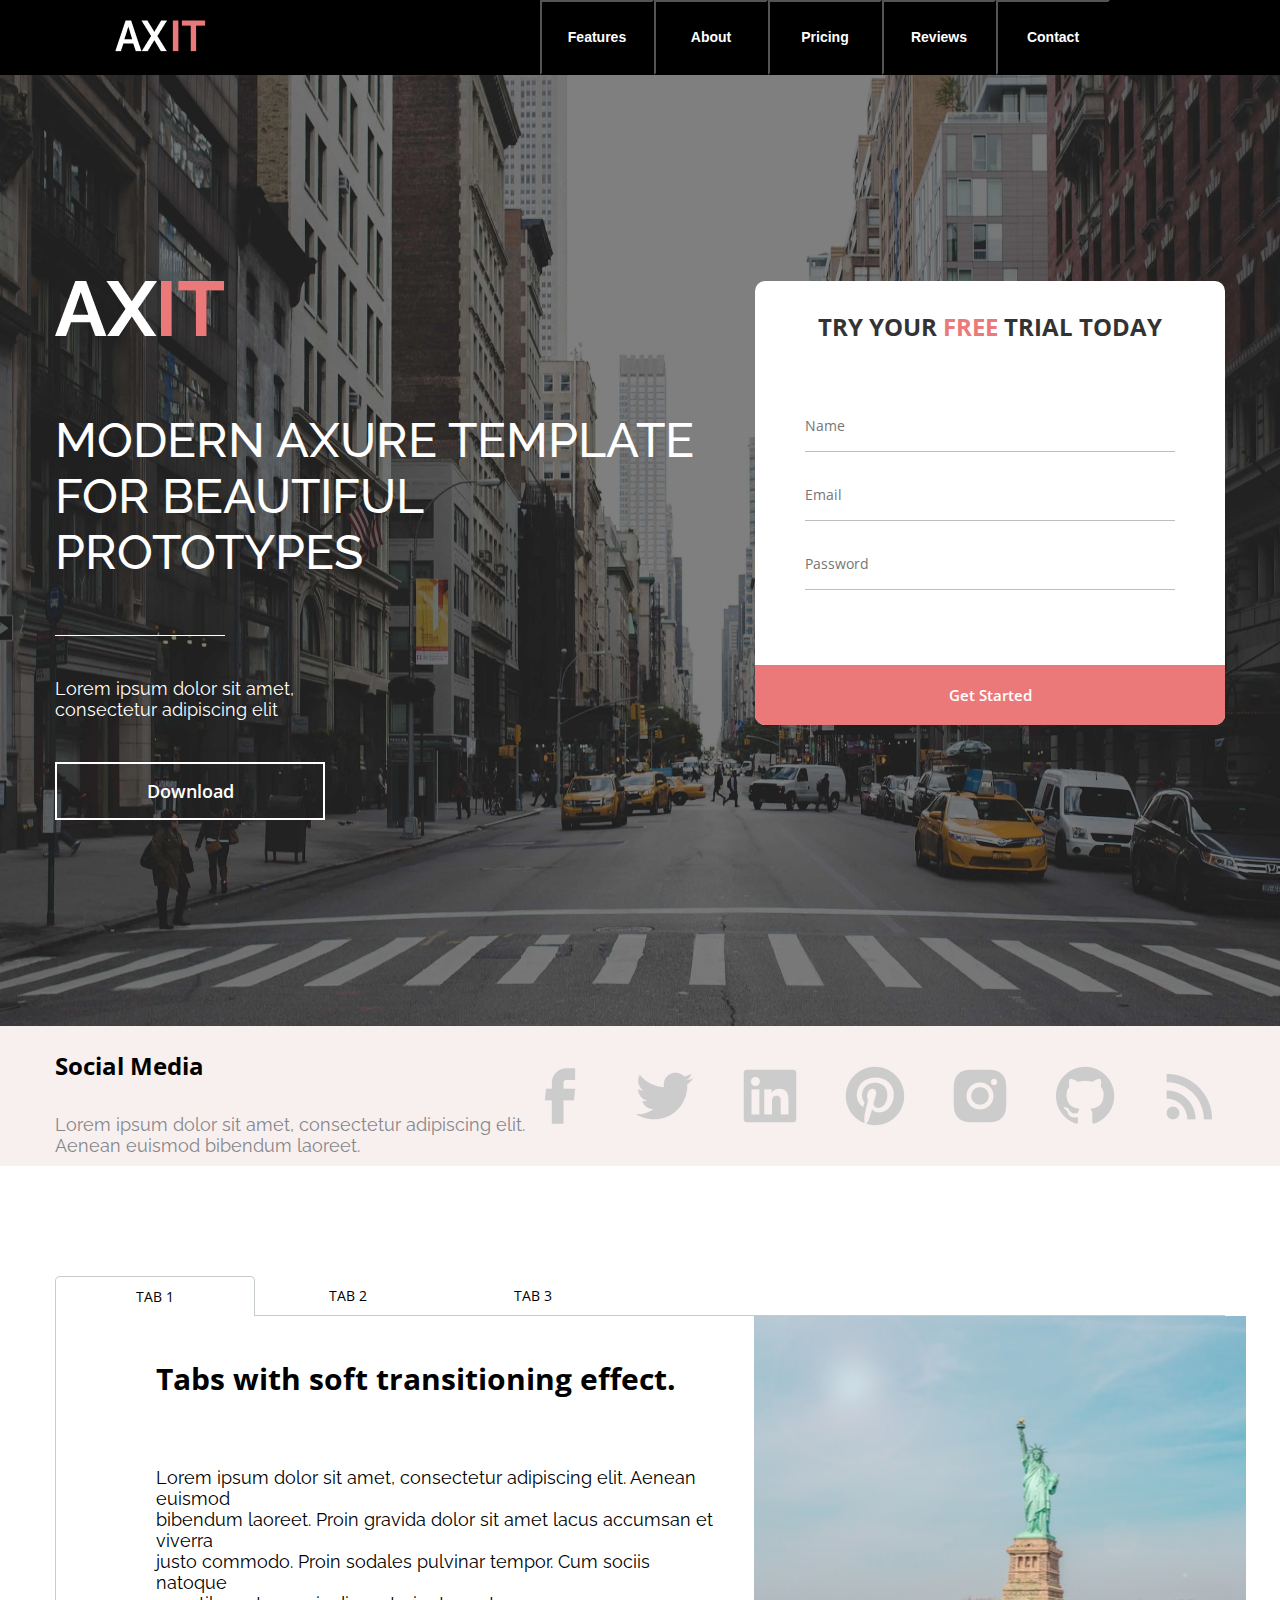
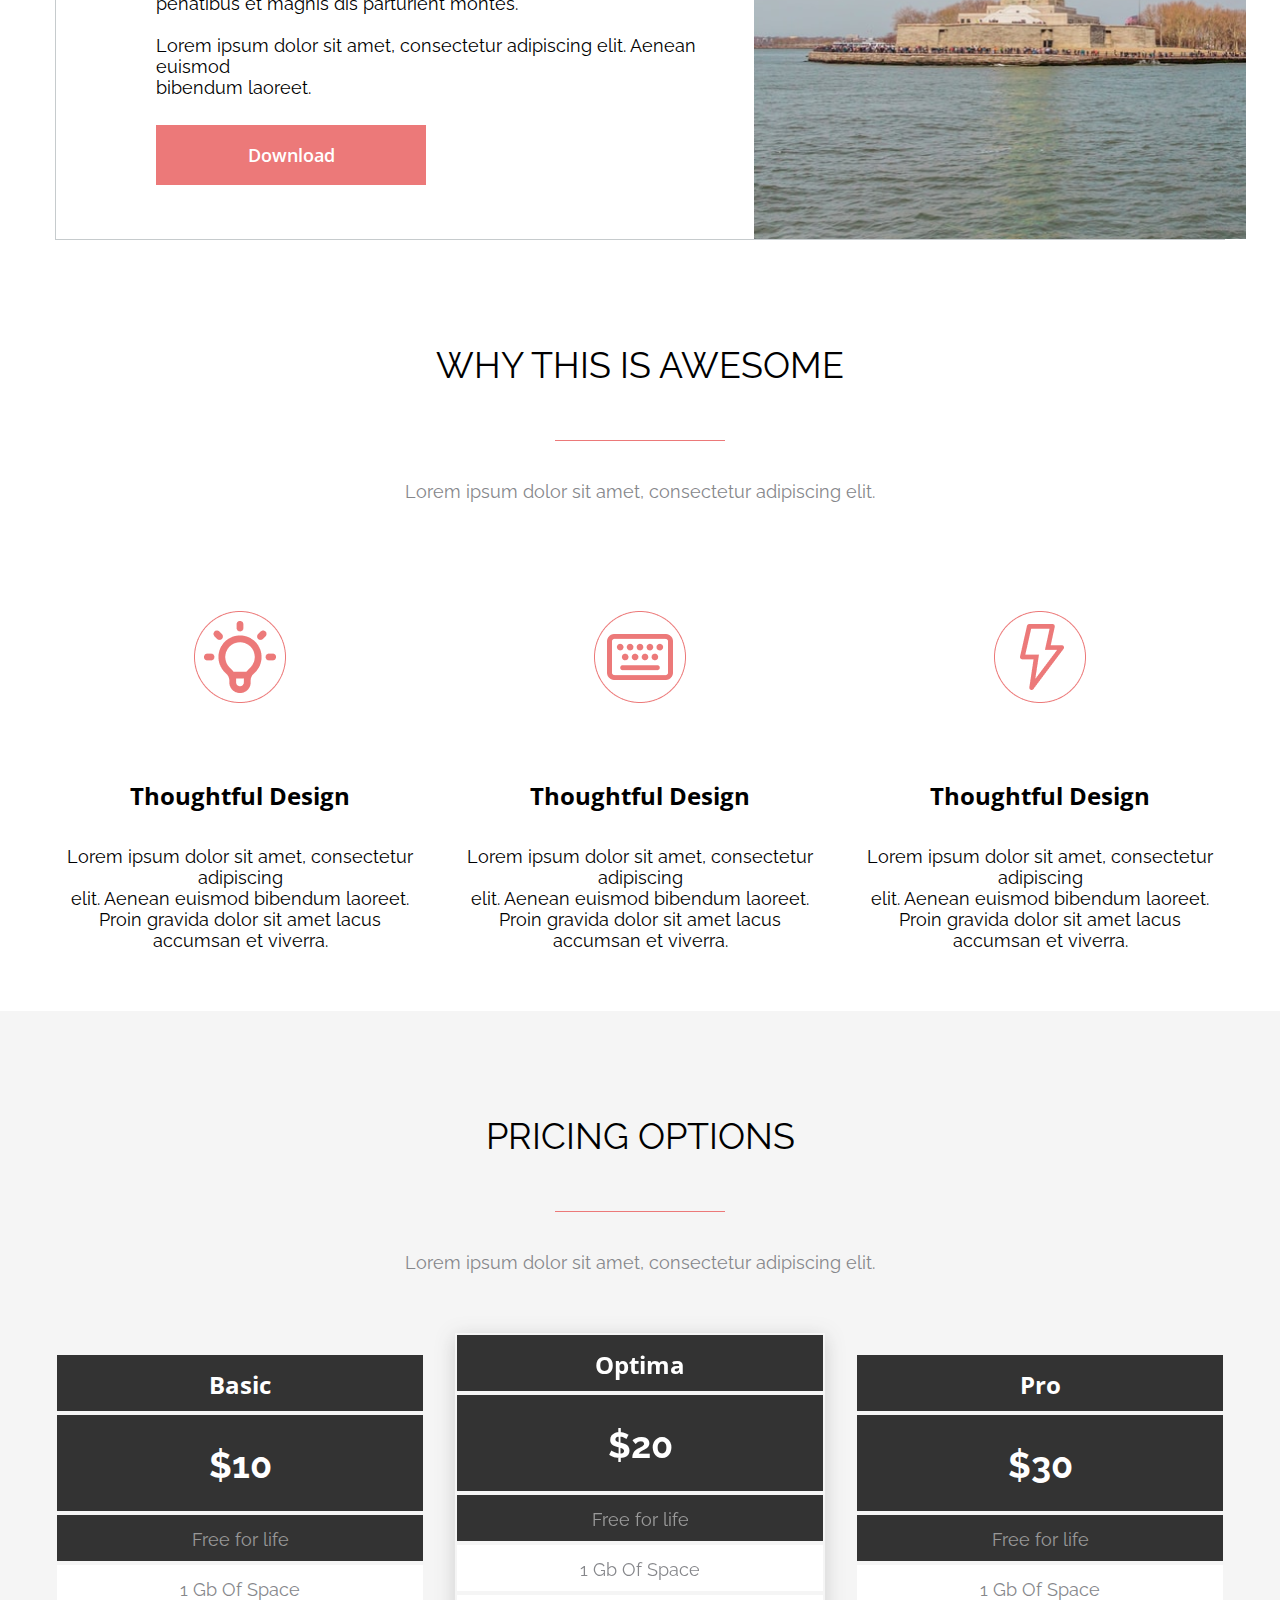
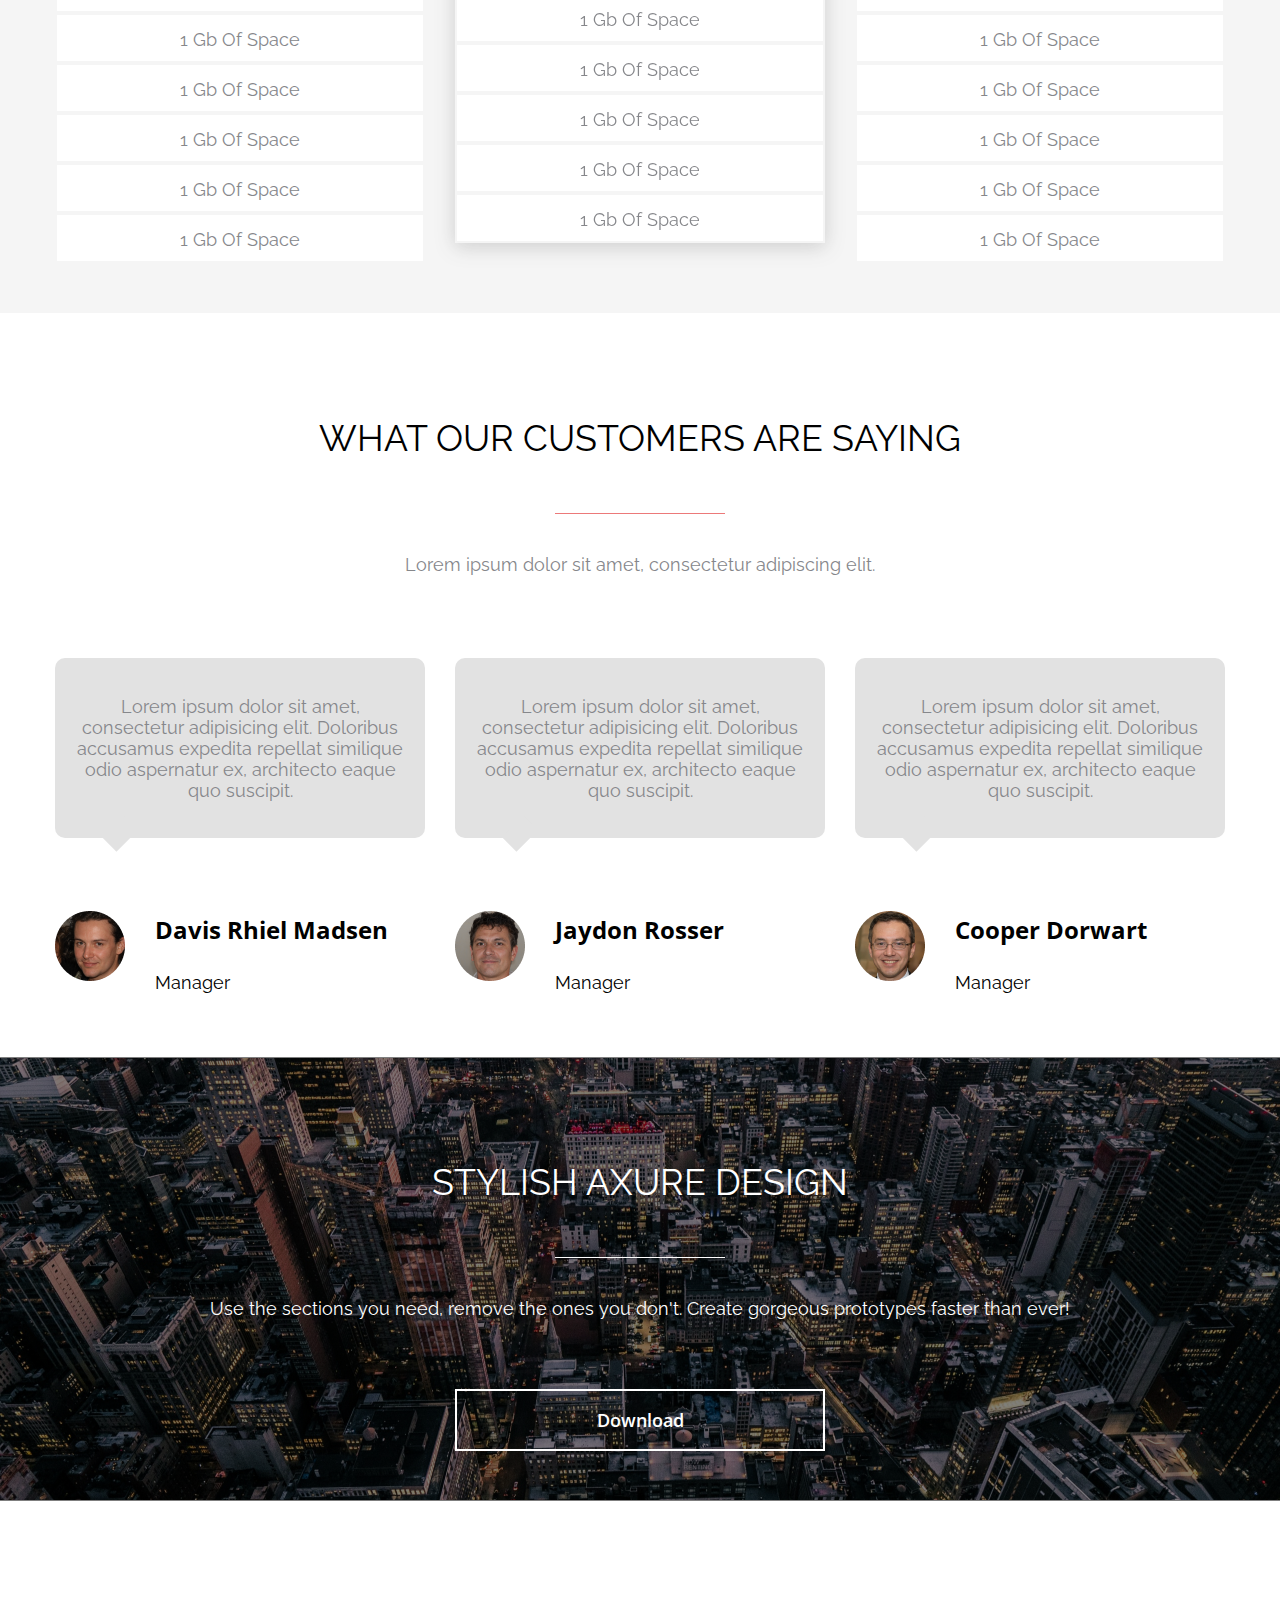
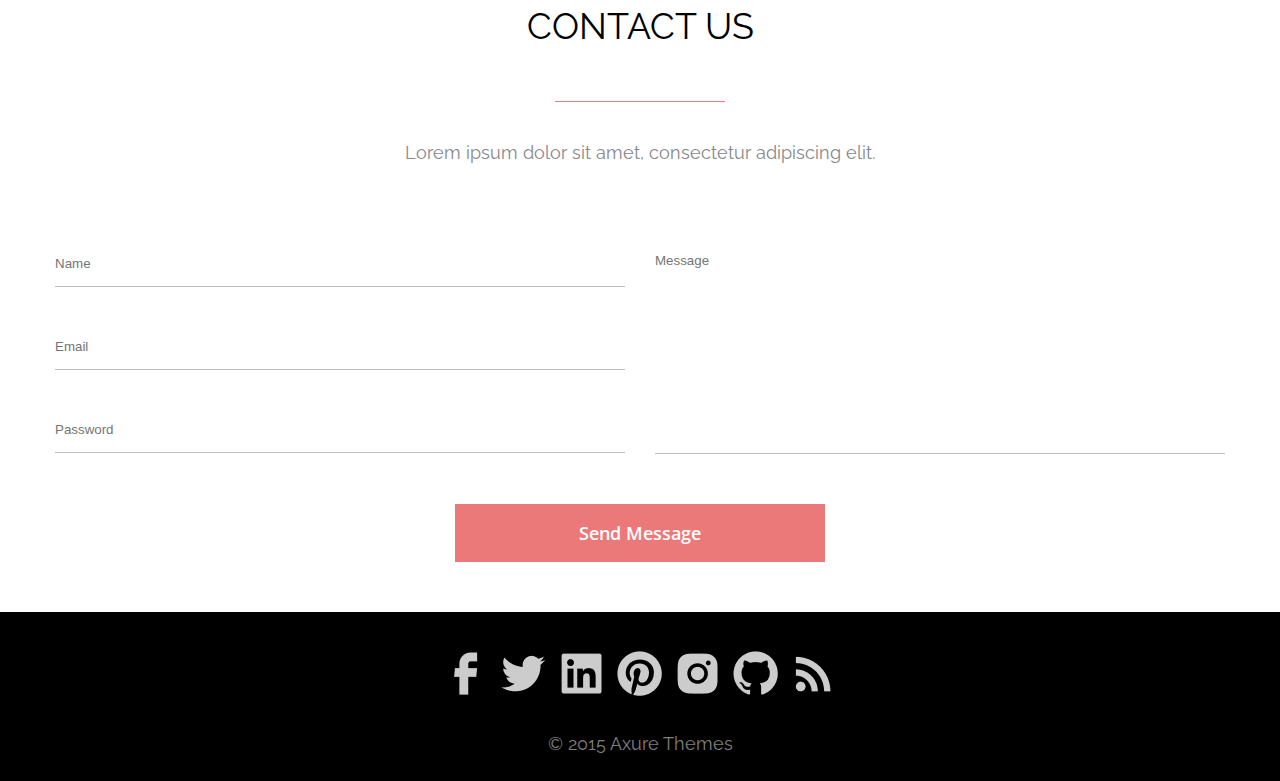
<file: axit/index.html>
<!DOCTYPE html>
<html lang="en">

<head>
  <meta charset="UTF-8">
  <meta http-equiv="X-UA-Compatible" content="IE=edge">
  <meta name="viewport" content="width=device-width, initial-scale=1.0">
  <title>Document</title>
  <link rel="stylesheet" href="styles/header.css">
  <link rel="stylesheet" href="styles/social-media.css">
  <link rel="stylesheet" href="styles/tabs.css">
  <link rel="stylesheet" href="styles/awesome.css">
  <link rel="stylesheet" href="styles/pricing.css">
  <link rel="stylesheet" href="styles/customers.css">
  <link rel="stylesheet" href="styles/stylish.css">
  <link rel="stylesheet" href="styles/contact.css">
  <link rel="stylesheet" href="styles/footer.css">
</head>

<body>
  <header class="header__container">
    <div class="header__subcontainer">
      <div class="header__top">
        <div class="header__top_logo">
          <img src="images/AX.png" alt="AX">
          <img src="images/IT.png" alt="IT">
        </div>
        <nav class="header__top_menu">
          <button class="header__top_menu-button">Features</button>
          <button class="header__top_menu-button">About</button>
          <button class="header__top_menu-button">Pricing</button>
          <button class="header__top_menu-button">Reviews</button>
          <button class="header__top_menu-button">Contact</button>
        </nav>
      </div>
      <main class="header__main">
        <div class="header__main_block">
          <div class="header__main_info">
            <div class="header__main_logo">
              <img src="images/AX-big.png" alt="AX">
              <img src="images/IT-big.png" alt="IT">
            </div>
            <div class="header__main_title">
              <h1>MODERN AXURE TEMPLATE FOR BEAUTIFUL PROTOTYPES</h1>
            </div>
            <div class="header__main_separator"></div>
            <div class="header__main_subtitle">
              <h5>Lorem ipsum dolor sit amet, consectetur adipiscing elit</h5>
            </div>
            <div class="header__main_download">
              <button>Download</button>
            </div>
          </div>
          <div class="header__main_form">
            <div class="header__main_form-title">
              <h4>Try Your <span>FREE</span> Trial Today</h4>
            </div>
            <div class="header__main_form_data">
              <input class="header__main_form-input" placeholder="Name" type="text" name="Name" id="#">
              <div class="header__main_form-line"></div>
              <input class="header__main_form-input" placeholder="Email" type="email" name="Email" id="#">
              <div class="header__main_form-line"></div>
              <input class="header__main_form-input" placeholder="Password" type="password" name="Password" id="#">
              <div class="header__main_form-line"></div>
            </div>
            <div class="header__main_form-button">
              <button>Get Started</button>
            </div>
          </div>
        </div>
      </main>
    </div>


    <section class="social-media-container">
      <div class="social-media-subcontainer">
        <div class="social-media-subcontainer__info">
          <h4>Social Media</h4>
          <h5>
            Lorem ipsum dolor sit amet, consectetur adipiscing elit.
            Aenean euismod bibendum laoreet.
          </h5>
        </div>

        <div class="social-media-container__icons">
          <img src="images/facebook_icon.png" alt="facebook_icon">
          <img src="images/twitter_icon.png" alt="twitter_icon">
          <img src="images/linkedin_icon.png" alt="linkedin_icon">
          <img src="images/pinterest_icon.png" alt="pinterest_icon">
          <img src="images/instagram_icon.png" alt="instagram_icon">
          <img src="images/github_icon.png" alt="github_icon">
          <img src="images/rss_icon.png" alt="rss_icon">
        </div>
      </div>
    </section>
  </header>

  <main class="tabs-container">
    <section class="tabs-subcontainer">
      <div class="tabs__menu">
        <div class="tabs__menu-btn">
          <button>TAB 1</button>
        </div>
        <div class="tabs__menu-btn">
          <button>TAB 2</button>
        </div>
        <div class="tabs__menu-btn">
          <button>TAB 3</button>
        </div>
        <div class="tabs__menu-btn">
        </div>
      </div>
      <div class="tabs__card">
        <div class="tabs__info">
          <div class="tabs__header">
            <h3>Tabs with soft transitioning effect.</h3>
          </div>
          <div class="tabs__story">
            <h5>
              Lorem ipsum dolor sit amet, consectetur adipiscing elit. Aenean euismod <br>
              bibendum laoreet. Proin gravida dolor sit amet lacus accumsan et viverra <br>
              justo commodo. Proin sodales pulvinar tempor. Cum sociis natoque <br>
              penatibus et magnis dis parturient montes. <br>
              <br>
              Lorem ipsum dolor sit amet, consectetur adipiscing elit. Aenean <br> euismod <br>
              bibendum laoreet.
            </h5>
          </div>
          <div class="tabs__btn-download">
            <button>Download</button>
          </div>
        </div>
        <div class="tabs__img">
          <img src="images/Statue.svg" alt="Statue of Freedom">
        </div>
      </div>
    </section>
  </main>

  <main class="awesome-container">
    <div class="awesome-subcontainer">
      <div class="awesome-header">
        <div class="awesome-title">
          <h2>WHY THIS IS AWESOME</h2>
        </div>
        <div class="separator"></div>
        <div class="awesome-subtitle">
          <h5>Lorem ipsum dolor sit amet, consectetur adipiscing elit.</h5>
        </div>
      </div>
      <section class="awesome-info">
        <article class="awesome-idea">
          <div class="awesome-idea__img">
            <img src="images/bulb.png" alt="Bulb">
          </div>
          <div class="awesome-idea__title">
            <h4>Thoughtful Design</h4>
          </div>
          <div class="awesome-idea__info">
            <h5>
              Lorem ipsum dolor sit amet, consectetur </br> adipiscing </br>
              elit. Aenean euismod bibendum laoreet. </br> Proin gravida dolor sit amet lacus </br> accumsan et viverra.
            </h5>
          </div>
        </article>
        <article class="awesome-idea">
          <div class="awesome-idea__img">
            <img src="images/keyboard.png" alt="Keyboard">
          </div>
          <div class="awesome-idea__title">
            <h4>Thoughtful Design</h4>
          </div>
          <div class="awesome-idea__info">
            <h5>
              Lorem ipsum dolor sit amet, consectetur </br> adipiscing </br>
              elit. Aenean euismod bibendum laoreet. </br> Proin gravida dolor sit amet lacus </br> accumsan et viverra.
            </h5>
          </div>
        </article>
        <article class="awesome-idea">
          <div class="awesome-idea__img">
            <img src="images/lightning.png" alt="Lightning">
          </div>
          <div class="awesome-idea__title">
            <h4>Thoughtful Design</h4>
          </div>
          <div class="awesome-idea__info">
            <h5>
              Lorem ipsum dolor sit amet, consectetur </br> adipiscing </br>
              elit. Aenean euismod bibendum laoreet. </br> Proin gravida dolor sit amet lacus </br> accumsan et viverra.
            </h5>
          </div>
        </article>
      </section>
    </div>
  </main>

  <main class="pricing__container">
    <div class="pricing__subcontainer">
      <section class="pricing__header">
        <div class="pricing__title">
          <h2>pricing options</h2>
        </div>
        <div class="separator"></div>
        <div class="pricing__subtitle">
          <h5>
            Lorem ipsum dolor sit amet, consectetur adipiscing elit.
          </h5>
        </div>
      </section>
      <section class="pricing__info">
        <div class="pricing__tariff">
          <div class="pricing__tariff_name">
            <h4>Basic</h4>
          </div>
          <div class="pricing__tariff_cost">
            <h3>$10</h3>
          </div>
          <div class="pricing__tariff_slogan">
            <h5>Free for life</h5>
          </div>
          <div class="pricing__tariff_option">
            <h5>1 gb of space</h5>
          </div>
          <div class="pricing__tariff_option">
            <h5>1 gb of space</h5>
          </div>
          <div class="pricing__tariff_option">
            <h5>1 gb of space</h5>
          </div>
          <div class="pricing__tariff_option">
            <h5>1 gb of space</h5>
          </div>
          <div class="pricing__tariff_option">
            <h5>1 gb of space</h5>
          </div>
          <div class="pricing__tariff_option">
            <h5>1 gb of space</h5>
          </div>
        </div>

        <div class="pricing__tariff">
          <div class="pricing__tariff_name">
            <h4>Optima</h4>
          </div>
          <div class="pricing__tariff_cost">
            <h3>$20</h3>
          </div>
          <div class="pricing__tariff_slogan">
            <h5>Free for life</h5>
          </div>
          <div class="pricing__tariff_option">
            <h5>1 gb of space</h5>
          </div>
          <div class="pricing__tariff_option">
            <h5>1 gb of space</h5>
          </div>
          <div class="pricing__tariff_option">
            <h5>1 gb of space</h5>
          </div>
          <div class="pricing__tariff_option">
            <h5>1 gb of space</h5>
          </div>
          <div class="pricing__tariff_option">
            <h5>1 gb of space</h5>
          </div>
          <div class="pricing__tariff_option">
            <h5>1 gb of space</h5>
          </div>
        </div>

        <div class="pricing__tariff">
          <div class="pricing__tariff_name">
            <h4>Pro</h4>
          </div>
          <div class="pricing__tariff_cost">
            <h3>$30</h3>
          </div>
          <div class="pricing__tariff_slogan">
            <h5>Free for life</h5>
          </div>
          <div class="pricing__tariff_option">
            <h5>1 gb of space</h5>
          </div>
          <div class="pricing__tariff_option">
            <h5>1 gb of space</h5>
          </div>
          <div class="pricing__tariff_option">
            <h5>1 gb of space</h5>
          </div>
          <div class="pricing__tariff_option">
            <h5>1 gb of space</h5>
          </div>
          <div class="pricing__tariff_option">
            <h5>1 gb of space</h5>
          </div>
          <div class="pricing__tariff_option">
            <h5>1 gb of space</h5>
          </div>
        </div>
      </section>
    </div>
  </main>

  <main class="customers__container">
    <div class="customers__subcontainer">
      <section class="customers__header">
        <div class="customers__title">
          <h2>what our customers are saying</h2>
        </div>
        <div class="separator"></div>
        <div class="customers__subtitle">
          <h5>Lorem ipsum dolor sit amet, consectetur adipiscing elit.</h5>
        </div>
      </section>

      <section class="customers__info">
        <div class="customers__story">
          <div class="customers__story_text">
            <h5>
              Lorem ipsum dolor sit amet, </br>
              consectetur adipisicing elit. Doloribus </br>
              accusamus expedita repellat similique </br>
              odio aspernatur ex, architecto eaque </br>
              quo suscipit.
            </h5>
          </div>
          <div class="customers__story_text_triangle"></div>
          <article class="customers__person">
            <div class="customers__img">
              <img src="images/manager-1.png" alt="Madsen">
            </div>
            <div class="customers__person_data">
              <div class="customers__person_name">
                <h4>Davis Rhiel Madsen</h4>
              </div>
              <div class="customers__person_title">
                <h5>Manager</h5>
              </div>
            </div>
          </article>
        </div>

        <div class="customers__story">
          <div class="customers__story_text">
            <h5>
              Lorem ipsum dolor sit amet, </br>
              consectetur adipisicing elit. Doloribus </br>
              accusamus expedita repellat similique </br>
              odio aspernatur ex, architecto eaque </br>
              quo suscipit.
            </h5>
          </div>
          <div class="customers__story_text_triangle"></div>
          <article class="customers__person">
            <div class="customers__img">
              <img src="images/manager-2.png" alt="Rosser">
            </div>
            <div class="customers__person_data">
              <div class="customers__person_name">
                <h4>Jaydon Rosser</h4>
              </div>
              <div class="customers__person_title">
                <h5>Manager</h5>
              </div>
            </div>
          </article>
        </div>

        <div class="customers__story">
          <div class="customers__story_text">
            <h5>
              Lorem ipsum dolor sit amet, </br>
              consectetur adipisicing elit. Doloribus </br>
              accusamus expedita repellat similique </br>
              odio aspernatur ex, architecto eaque </br>
              quo suscipit.
            </h5>
          </div>
          <div class="customers__story_text_triangle"></div>
          <article class="customers__person">
            <div class="customers__img">
              <img src="images/manager-3.png" alt="Dorwart">
            </div>
            <div class="customers__person_data">
              <div class="customers__person_name">
                <h4>Cooper Dorwart</h4>
              </div>
              <div class="customers__person_title">
                <h5>Manager</h5>
              </div>
            </div>
          </article>
        </div>
      </section>
    </div>
  </main>

  <div class="stylish__container">
    <div class="stylish__banner">
      <div class="stylish__subcontainer">
        <div class="stylish__title">
          <h2>STYLISH AXURE DESIGN</h2>
        </div>
        <div class="stylish__separator"></div>
        <div class="stylish__subtitle">
          <h5>
            Use the sections you need, remove the ones you don't. Create gorgeous prototypes faster than ever!
          </h5>
        </div>
        <div class="stylish__download">
          <button>Download</button>
        </div>
      </div>
    </div>
  </div>

  <main class="contact__container">
    <div class="contact__subcontainer">
      <section class="contact__header">
        <div class="contact__title">
          <h2>Contact Us</h2>
        </div>
        <div class="separator"></div>
        <div class="contact__subtitle">
          <h5>
            Lorem ipsum dolor sit amet, consectetur adipiscing elit.
          </h5>
        </div>
        <form action="#" class="contact__form">
          <div class="contact__user_data">
            <input class="contact__form_input" placeholder="Name" type="text" name="Name" id="#">
            <div class="contact__form_line"></div>
            <input class="contact__form_input" placeholder="Email" type="email" name="email" id="#">
            <div class="contact__form_line"></div>
            <input class="contact__form_input" placeholder="Password" type="password" name="Password" id="#">
            <div class="contact__form_line"></div>
          </div>
          <div class="contact__user_message">
            <div class="contact__form_message">
              <input class="contact__form_input " placeholder="Message" type="text" name="Message" id="#">
            </div>
            <div class="contact__form_line"></div>
          </div>
        </form>
        <div class="contact__btn_message">
          <button>Send Message</button>
        </div>
      </section>
    </div>
  </main>

  <footer class="footer__container">
    <div class="footer__subcontainer">
      <section class="footer__links">
        <img src="images/facebook_icon-mini.png" alt="facebook-link">
        <img src="images/twitter_icon-mini.png" alt="twitter-link">
        <img src="images/linkedin_icon-mini.png" alt="linkedin-link">
        <img src="images/pinterest_icon-mini.png" alt="pinterest-link">
        <img src="images/instagram_icon-mini.png" alt="instagram-link">
        <img src="images/github_icon-mini.png" alt="github-link">
        <img src="images/rss_icon-mini.png" alt="rss-link">
      </section>
      <div class="footer__info">
        <h5>
          © 2015 Axure Themes
        </h5>
      </div>
    </div>
  </footer>


</body>

</html>
</file>
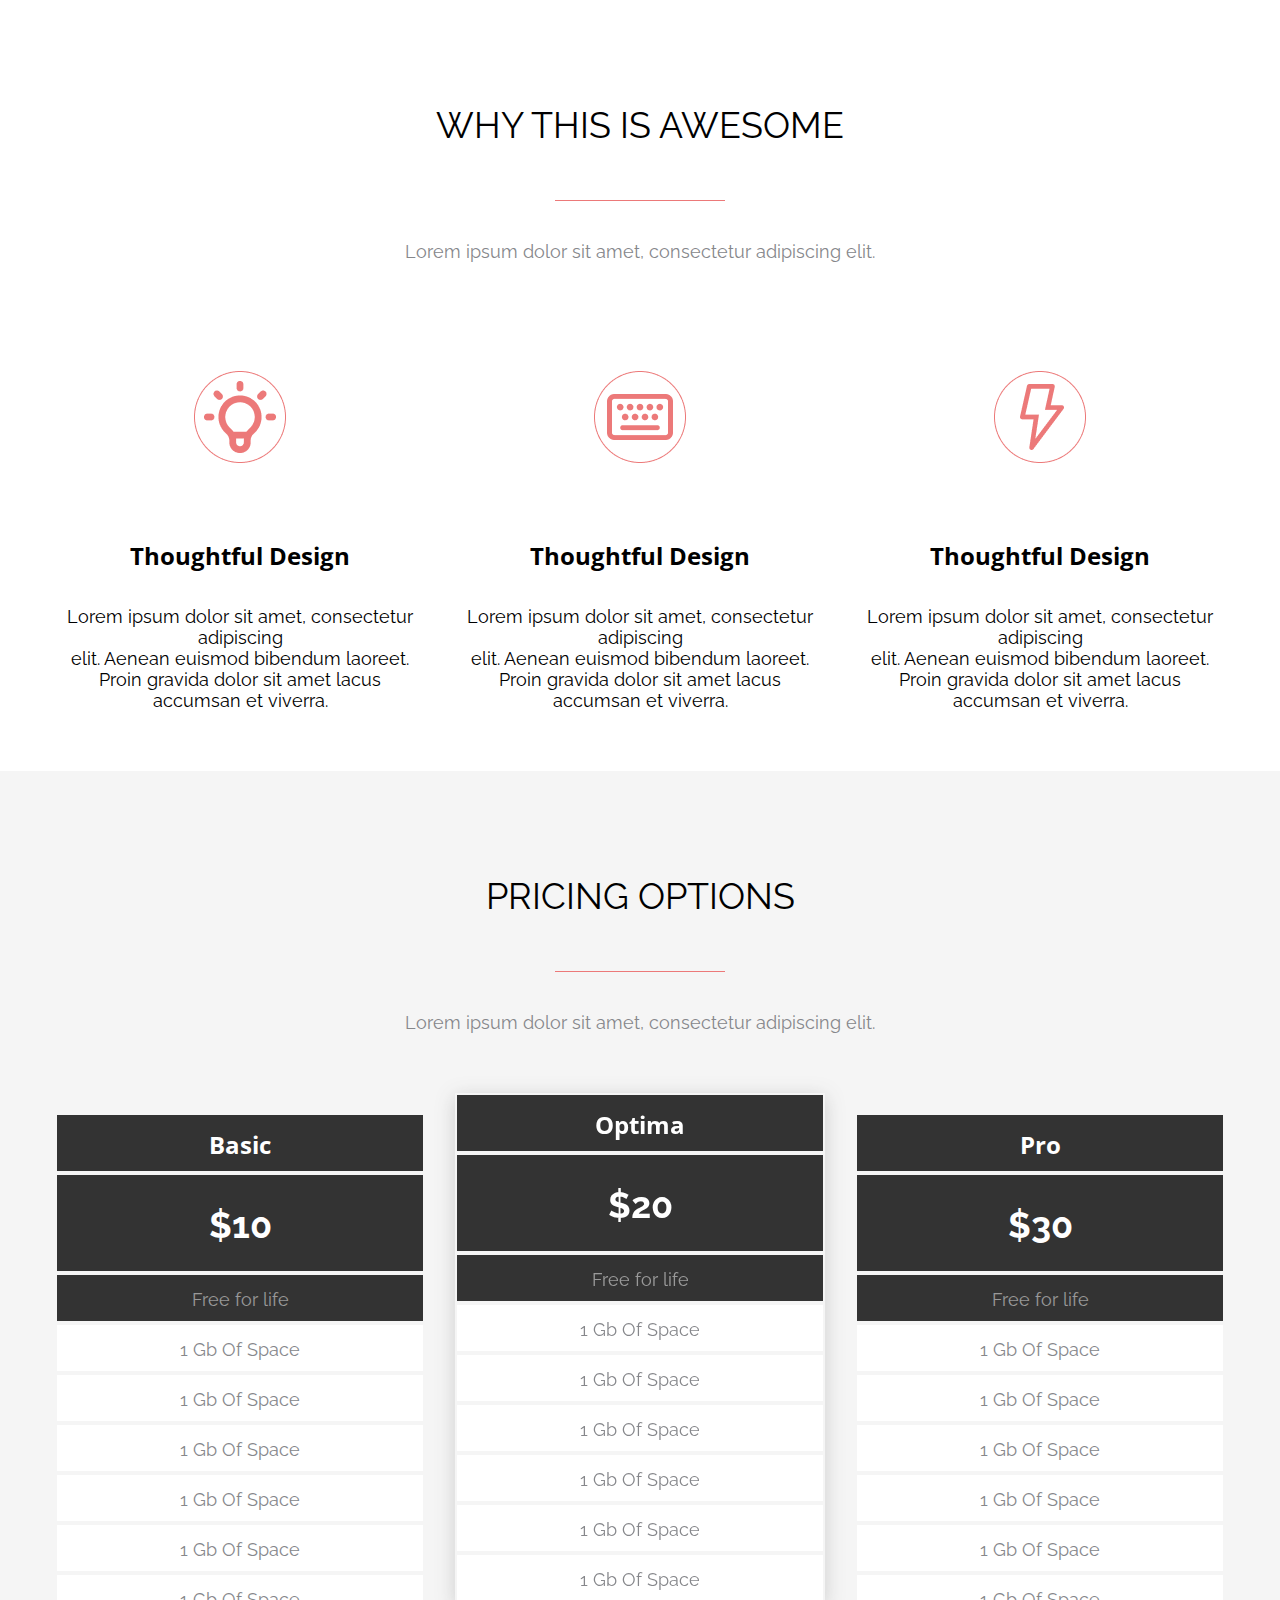
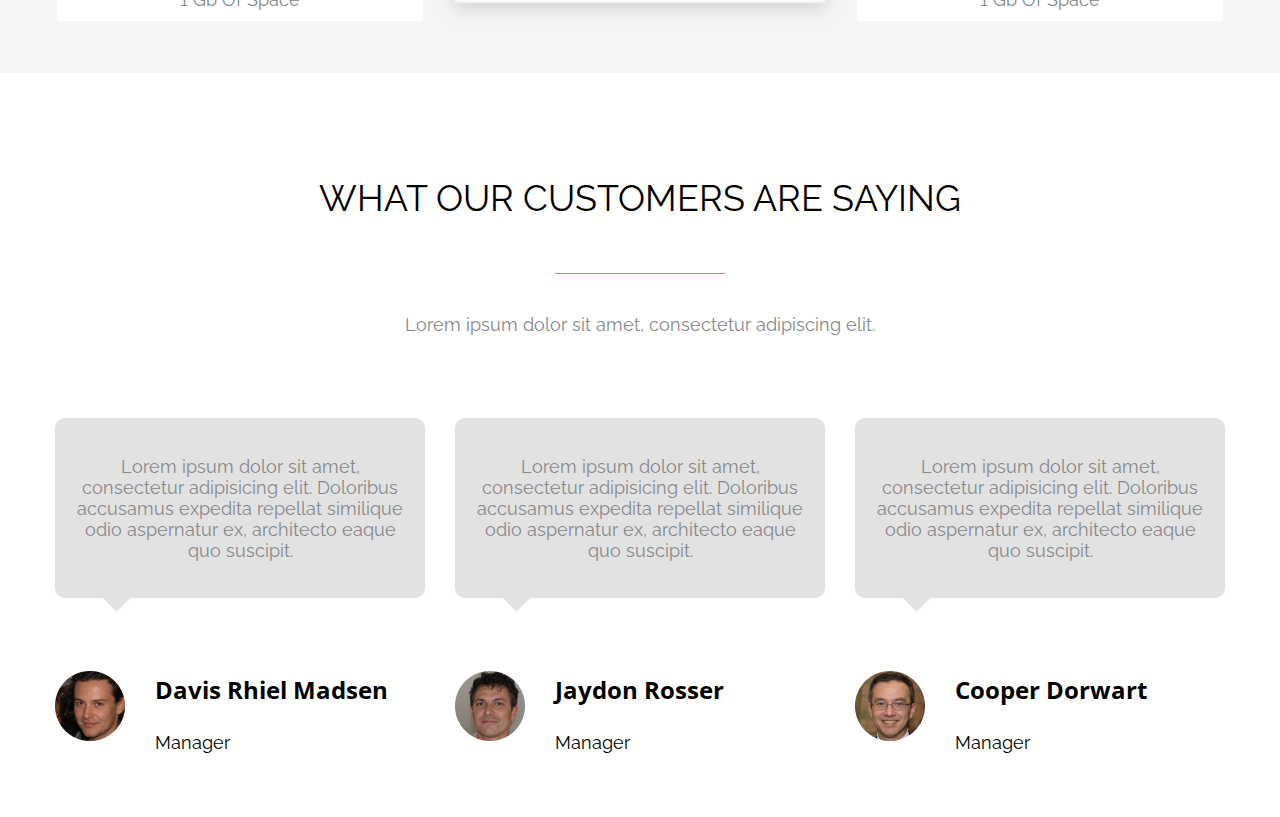
<file: axitAdaptation/index.html>
<!DOCTYPE html>
<html lang="en">

<head>
  <meta charset="UTF-8">
  <meta http-equiv="X-UA-Compatible" content="IE=edge">
  <meta name="viewport" content="width=device-width, initial-scale=1.0">
  <title>Document</title>
  <!-- <link rel="stylesheet" href="styles/header.css">
  <link rel="stylesheet" href="styles/social-media.css">
  <link rel="stylesheet" href="styles/tabs.css"> -->
  <link rel="stylesheet" href="styles/awesome.css">
  <link rel="stylesheet" href="styles/pricing.css">
  <link rel="stylesheet" href="styles/customers.css">
  <!-- <link rel="stylesheet" href="styles/stylish.css">
  <link rel="stylesheet" href="styles/contact.css">
  <link rel="stylesheet" href="styles/footer.css"> -->
</head>

<body>
  <!-- <header class="header__container">
    <div class="header__subcontainer">
      <div class="header__top">
        <div class="header__top_logo">
          <img src="images/AX.png" alt="AX">
          <img src="images/IT.png" alt="IT">
        </div>
        <nav class="header__top_menu">
          <button class="header__top_menu-button">Features</button>
          <button class="header__top_menu-button">About</button>
          <button class="header__top_menu-button">Pricing</button>
          <button class="header__top_menu-button">Reviews</button>
          <button class="header__top_menu-button">Contact</button>
        </nav>
      </div>
      <main class="header__main">
        <div class="header__main_block">
          <div class="header__main_info">
            <div class="header__main_logo">
              <img src="images/AX-big.png" alt="AX">
              <img src="images/IT-big.png" alt="IT">
            </div>
            <div class="header__main_title">
              <h1>MODERN AXURE TEMPLATE FOR BEAUTIFUL PROTOTYPES</h1>
            </div>
            <div class="header__main_separator"></div>
            <div class="header__main_subtitle">
              <h5>Lorem ipsum dolor sit amet, consectetur adipiscing elit</h5>
            </div>
            <div class="header__main_download">
              <button>Download</button>
            </div>
          </div>
          <div class="header__main_form">
            <div class="header__main_form-title">
              <h4>Try Your <span>FREE</span> Trial Today</h4>
            </div>
            <div class="header__main_form_data">
              <input class="header__main_form-input" placeholder="Name" type="text" name="Name" id="#">
              <div class="header__main_form-line"></div>
              <input class="header__main_form-input" placeholder="Email" type="email" name="Email" id="#">
              <div class="header__main_form-line"></div>
              <input class="header__main_form-input" placeholder="Password" type="password" name="Password" id="#">
              <div class="header__main_form-line"></div>
            </div>
            <div class="header__main_form-button">
              <button>Get Started</button>
            </div>
          </div>
        </div>
      </main>
    </div>


    <section class="social-media-container">
      <div class="social-media-subcontainer">
        <div class="social-media-subcontainer__info">
          <h4>Social Media</h4>
          <h5>
            Lorem ipsum dolor sit amet, consectetur adipiscing elit.
            Aenean euismod bibendum laoreet.
          </h5>
        </div>

        <div class="social-media-container__icons">
          <img src="images/facebook_icon.png" alt="facebook_icon">
          <img src="images/twitter_icon.png" alt="twitter_icon">
          <img src="images/linkedin_icon.png" alt="linkedin_icon">
          <img src="images/pinterest_icon.png" alt="pinterest_icon">
          <img src="images/instagram_icon.png" alt="instagram_icon">
          <img src="images/github_icon.png" alt="github_icon">
          <img src="images/rss_icon.png" alt="rss_icon">
        </div>
      </div>
    </section>
  </header>

  <main class="tabs-container">
    <section class="tabs-subcontainer">
      <div class="tabs__menu">
        <div class="tabs__menu-btn">
          <button>TAB 1</button>
        </div>
        <div class="tabs__menu-btn">
          <button>TAB 2</button>
        </div>
        <div class="tabs__menu-btn">
          <button>TAB 3</button>
        </div>
        <div class="tabs__menu-btn">
        </div>
      </div>
      <div class="tabs__card">
        <div class="tabs__info">
          <div class="tabs__header">
            <h3>Tabs with soft transitioning effect.</h3>
          </div>
          <div class="tabs__story">
            <h5>
              Lorem ipsum dolor sit amet, consectetur adipiscing elit. Aenean euismod <br>
              bibendum laoreet. Proin gravida dolor sit amet lacus accumsan et viverra <br>
              justo commodo. Proin sodales pulvinar tempor. Cum sociis natoque <br>
              penatibus et magnis dis parturient montes. <br>
              <br>
              Lorem ipsum dolor sit amet, consectetur adipiscing elit. Aenean <br> euismod <br>
              bibendum laoreet.
            </h5>
          </div>
          <div class="tabs__btn-download">
            <button>Download</button>
          </div>
        </div>
        <div class="tabs__img">
          <img src="images/Statue.svg" alt="Statue of Freedom">
        </div>
      </div>
    </section>
  </main> -->

  <main class="awesome-container">
    <div class="awesome-subcontainer">
      <div class="awesome-header">
        <div class="awesome-title">
          <h2>WHY THIS IS AWESOME</h2>
        </div>
        <div class="separator"></div>
        <div class="awesome-subtitle">
          <h5>Lorem ipsum dolor sit amet, consectetur adipiscing elit.</h5>
        </div>
      </div>
      <section class="awesome-info">
        <article class="awesome-idea">
          <div class="awesome-idea__img">
            <img src="images/bulb.png" alt="Bulb">
          </div>
          <div class="awesome-idea__title">
            <h4>Thoughtful Design</h4>
          </div>
          <div class="awesome-idea__info">
            <h5>
              Lorem ipsum dolor sit amet, consectetur </br> adipiscing </br>
              elit. Aenean euismod bibendum laoreet. </br> Proin gravida dolor sit amet lacus </br> accumsan et viverra.
            </h5>
          </div>
        </article>
        <article class="awesome-idea">
          <div class="awesome-idea__img">
            <img src="images/keyboard.png" alt="Keyboard">
          </div>
          <div class="awesome-idea__title">
            <h4>Thoughtful Design</h4>
          </div>
          <div class="awesome-idea__info">
            <h5>
              Lorem ipsum dolor sit amet, consectetur </br> adipiscing </br>
              elit. Aenean euismod bibendum laoreet. </br> Proin gravida dolor sit amet lacus </br> accumsan et viverra.
            </h5>
          </div>
        </article>
        <article class="awesome-idea">
          <div class="awesome-idea__img">
            <img src="images/lightning.png" alt="Lightning">
          </div>
          <div class="awesome-idea__title">
            <h4>Thoughtful Design</h4>
          </div>
          <div class="awesome-idea__info">
            <h5>
              Lorem ipsum dolor sit amet, consectetur </br> adipiscing </br>
              elit. Aenean euismod bibendum laoreet. </br> Proin gravida dolor sit amet lacus </br> accumsan et viverra.
            </h5>
          </div>
        </article>
      </section>
    </div>
  </main>

  <main class="pricing__container">
    <div class="pricing__subcontainer">
      <section class="pricing__header">
        <div class="pricing__title">
          <h2>pricing options</h2>
        </div>
        <div class="separator"></div>
        <div class="pricing__subtitle">
          <h5>
            Lorem ipsum dolor sit amet, consectetur adipiscing elit.
          </h5>
        </div>
      </section>
      <section class="pricing__info">
        <div class="pricing__tariff">
          <div class="pricing__tariff_name">
            <h4>Basic</h4>
          </div>
          <div class="pricing__tariff_cost">
            <h3>$10</h3>
          </div>
          <div class="pricing__tariff_slogan">
            <h5>Free for life</h5>
          </div>
          <div class="pricing__tariff_option">
            <h5>1 gb of space</h5>
          </div>
          <div class="pricing__tariff_option">
            <h5>1 gb of space</h5>
          </div>
          <div class="pricing__tariff_option">
            <h5>1 gb of space</h5>
          </div>
          <div class="pricing__tariff_option">
            <h5>1 gb of space</h5>
          </div>
          <div class="pricing__tariff_option">
            <h5>1 gb of space</h5>
          </div>
          <div class="pricing__tariff_option">
            <h5>1 gb of space</h5>
          </div>
        </div>

        <div class="pricing__tariff">
          <div class="pricing__tariff_name">
            <h4>Optima</h4>
          </div>
          <div class="pricing__tariff_cost">
            <h3>$20</h3>
          </div>
          <div class="pricing__tariff_slogan">
            <h5>Free for life</h5>
          </div>
          <div class="pricing__tariff_option">
            <h5>1 gb of space</h5>
          </div>
          <div class="pricing__tariff_option">
            <h5>1 gb of space</h5>
          </div>
          <div class="pricing__tariff_option">
            <h5>1 gb of space</h5>
          </div>
          <div class="pricing__tariff_option">
            <h5>1 gb of space</h5>
          </div>
          <div class="pricing__tariff_option">
            <h5>1 gb of space</h5>
          </div>
          <div class="pricing__tariff_option">
            <h5>1 gb of space</h5>
          </div>
        </div>

        <div class="pricing__tariff">
          <div class="pricing__tariff_name">
            <h4>Pro</h4>
          </div>
          <div class="pricing__tariff_cost">
            <h3>$30</h3>
          </div>
          <div class="pricing__tariff_slogan">
            <h5>Free for life</h5>
          </div>
          <div class="pricing__tariff_option">
            <h5>1 gb of space</h5>
          </div>
          <div class="pricing__tariff_option">
            <h5>1 gb of space</h5>
          </div>
          <div class="pricing__tariff_option">
            <h5>1 gb of space</h5>
          </div>
          <div class="pricing__tariff_option">
            <h5>1 gb of space</h5>
          </div>
          <div class="pricing__tariff_option">
            <h5>1 gb of space</h5>
          </div>
          <div class="pricing__tariff_option">
            <h5>1 gb of space</h5>
          </div>
        </div>
      </section>
    </div>
  </main>

  <main class="customers__container">
    <div class="customers__subcontainer">
      <section class="customers__header">
        <div class="customers__title">
          <h2>what our customers are saying</h2>
        </div>
        <div class="separator"></div>
        <div class="customers__subtitle">
          <h5>Lorem ipsum dolor sit amet, consectetur adipiscing elit.</h5>
        </div>
      </section>

      <section class="customers__info">
        <div class="customers__story">
          <div class="customers__story_text">
            <h5>
              Lorem ipsum dolor sit amet, </br>
              consectetur adipisicing elit. Doloribus </br>
              accusamus expedita repellat similique </br>
              odio aspernatur ex, architecto eaque </br>
              quo suscipit.
            </h5>
          </div>
          <div class="customers__story_text_triangle"></div>
          <article class="customers__person">
            <div class="customers__img">
              <img src="images/manager-1.png" alt="Madsen">
            </div>
            <div class="customers__person_data">
              <div class="customers__person_name">
                <h4>Davis Rhiel Madsen</h4>
              </div>
              <div class="customers__person_title">
                <h5>Manager</h5>
              </div>
            </div>
          </article>
        </div>

        <div class="customers__story">
          <div class="customers__story_text">
            <h5>
              Lorem ipsum dolor sit amet, </br>
              consectetur adipisicing elit. Doloribus </br>
              accusamus expedita repellat similique </br>
              odio aspernatur ex, architecto eaque </br>
              quo suscipit.
            </h5>
          </div>
          <div class="customers__story_text_triangle"></div>
          <article class="customers__person">
            <div class="customers__img">
              <img src="images/manager-2.png" alt="Rosser">
            </div>
            <div class="customers__person_data">
              <div class="customers__person_name">
                <h4>Jaydon Rosser</h4>
              </div>
              <div class="customers__person_title">
                <h5>Manager</h5>
              </div>
              <div class="customers__person_change">
                <div class="circle"></div>
                <div class="circle"></div>
                <div class="circle"></div>
              </div>
            </div>
          </article>
        </div>

        <div class="customers__story">
          <div class="customers__story_text">
            <h5>
              Lorem ipsum dolor sit amet, </br>
              consectetur adipisicing elit. Doloribus </br>
              accusamus expedita repellat similique </br>
              odio aspernatur ex, architecto eaque </br>
              quo suscipit.
            </h5>
          </div>
          <div class="customers__story_text_triangle"></div>
          <article class="customers__person">
            <div class="customers__img">
              <img src="images/manager-3.png" alt="Dorwart">
            </div>
            <div class="customers__person_data">
              <div class="customers__person_name">
                <h4>Cooper Dorwart</h4>
              </div>
              <div class="customers__person_title">
                <h5>Manager</h5>
              </div>
            </div>
          </article>
        </div>
      </section>
    </div>
  </main>

  <!-- <div class="stylish__container">
    <div class="stylish__banner">
      <div class="stylish__subcontainer">
        <div class="stylish__title">
          <h2>STYLISH AXURE DESIGN</h2>
        </div>
        <div class="stylish__separator"></div>
        <div class="stylish__subtitle">
          <h5>
            Use the sections you need, remove the ones you don't. Create gorgeous prototypes faster than ever!
          </h5>
        </div>
        <div class="stylish__download">
          <button>Download</button>
        </div>
      </div>
    </div>
  </div>

  <main class="contact__container">
    <div class="contact__subcontainer">
      <section class="contact__header">
        <div class="contact__title">
          <h2>Contact Us</h2>
        </div>
        <div class="separator"></div>
        <div class="contact__subtitle">
          <h5>
            Lorem ipsum dolor sit amet, consectetur adipiscing elit.
          </h5>
        </div>
        <form action="#" class="contact__form">
          <div class="contact__user_data">
            <input class="contact__form_input" placeholder="Name" type="text" name="Name" id="#">
            <div class="contact__form_line"></div>
            <input class="contact__form_input" placeholder="Email" type="email" name="email" id="#">
            <div class="contact__form_line"></div>
            <input class="contact__form_input" placeholder="Password" type="password" name="Password" id="#">
            <div class="contact__form_line"></div>
          </div>
          <div class="contact__user_message">
            <div class="contact__form_message">
              <input class="contact__form_input " placeholder="Message" type="text" name="Message" id="#">
            </div>
            <div class="contact__form_line"></div>
          </div>
        </form>
        <div class="contact__btn_message">
          <button>Send Message</button>
        </div>
      </section>
    </div>
  </main>

  <footer class="footer__container">
    <div class="footer__subcontainer">
      <section class="footer__links">
        <img src="images/facebook_icon-mini.png" alt="facebook-link">
        <img src="images/twitter_icon-mini.png" alt="twitter-link">
        <img src="images/linkedin_icon-mini.png" alt="linkedin-link">
        <img src="images/pinterest_icon-mini.png" alt="pinterest-link">
        <img src="images/instagram_icon-mini.png" alt="instagram-link">
        <img src="images/github_icon-mini.png" alt="github-link">
        <img src="images/rss_icon-mini.png" alt="rss-link">
      </section>
      <div class="footer__info">
        <h5>
          © 2015 Axure Themes
        </h5>
      </div>
    </div>
  </footer> -->


</body>

</html>
</file>
<file: axit/styles/header.css>
@import url('https://fonts.googleapis.com/css2?family=Open+Sans:wght@400;500;600;700&family=Raleway:wght@400;500;600;700&display=swap');

* {
  margin: 0;
  padding: 0;
  box-sizing: border-box;
  outline: none;
}

.header__container {
  max-width: 1510px;
  margin: 0 auto;

}

.header__subcontainer {
  background: url("../images/bg-header.jpg") 0 0 / cover no-repeat;
}

.header__top {
  height: 75px;
  background-color: #000000;
  display: flex;
  justify-content: space-between;
  align-items: center;
}

.header__top_logo {
  margin-left: 115px;
  padding: 22px 0;

}

.header__top_menu {
  width: 570px;
  margin-right: 170px;
  display: flex;
  justify-content: space-between;
  align-items: center;

}

.header__top_menu-button {
  width: calc(570px / 4);
  height: 75px;
  background: none;
  color: #FFFFFF;
  font-family: 'Onen Sans', sans-serif;
  font-weight: 600;
  font-size: 14px;
  line-height: 19px;
  text-transform: capitalize;
}

.header__top_menu-button:hover {
  text-decoration: underline 2px rgb(13, 111, 238);
}

.header__top_menu-button:active {
  border: 1px solid rgb(13, 111, 238);
  text-decoration: none;
}

.header__main {
  height: 951px;
  background: rgba(0, 0, 0, 0.5);
  display: flex;
  justify-content: center;
  align-items: center;
}

.header__main_block {
  width: 1170px;
  display: flex;
  justify-content: space-between;
}

.header__main_info {
  width: 670px;
  display: flex;
  flex-direction: column;
  justify-content: space-between;
  align-items: flex-start;
}

.header__main_logo {
  margin-bottom: 72px;
}

.header__main_title h1 {
  display: block;
  font-family: 'Raleway';
  font-weight: 500;
  font-size: 48px;
  line-height: 56px;
  color: #FFFFFF;
  margin-bottom: 55px;
}

.header__main_separator {
  width: 170px;
  height: 1px;
  background: #FFFFFF;
  margin-bottom: 42px;
}

.header__main_subtitle h5 {
  width: 270px;
  margin-bottom: 42px;
  font-family: 'Raleway';
  font-weight: 400;
  font-size: 18px;
  line-height: 21px;
  color: #FFFFFF;
}

.header__main_download button {
  width: 270px;
  height: 58px;
  font-family: 'Open Sans';
  font-weight: 600;
  font-size: 18px;
  line-height: 25px;
  background: none;
  border: 2px solid white;
  color: #FFFFFF;
}

.header__main_download button:hover {
  text-decoration: underline 2px rgb(13, 111, 238);
}

.header__main_download button:active {
  outline: 1.5px solid rgb(13, 111, 238);
  text-decoration: none;
}

.header__main_form {
  width: 470px;
  height: 100%;
  background: #FFFFFF;
  border-radius: 10px;
}

.header__main_form-title {
  height: 90px;
  display: flex;
  justify-content: center;
  align-items: center;
  margin-bottom: 45px;
}

.header__main_form-title h4 {
  font-family: 'Open Sans';
  font-weight: 700;
  font-size: 24px;
  line-height: 33px;
  text-transform: uppercase;
  color: #333333;
}

.header__main_form-title span {
  color: #EC7979;
}


.header__main_form_data {
  display: flex;
  flex-direction: column;
  justify-content: center;
  align-items: center;
}

.header__main_form-input {
  width: 370px;
  color: #BDBDBD;
  border: none;
  font-family: 'Open Sans';
  font-weight: 400;
  font-size: 14px;
  line-height: 19px;
  margin-bottom: 16px;
}

.header__main_form-line {
  width: 370px;
  height: 1px;
  background: #BDBDBD;
  margin-bottom: 33px;
}

.header__main_form-button {
  margin-top: 42px;
  height: 60px;
  background: #EC7979;
  display: flex;
  justify-content: center;
  align-items: center;
  border-radius: 0 0 10px 10px;
}

.header__main_form-button button {
  background: none;
  border: none;
  font-family: 'Open Sans';
  font-weight: 600;
  font-size: 15px;
  line-height: 20px;
  color: #FFFFFF;
}

.header__main_form-button:hover {
  text-decoration: underline 2px rgb(13, 111, 238);
}

.header__main_form-button:active {
  outline: 1px solid rgb(13, 111, 238);
  text-decoration: none;
}
</file>
<file: axit/styles/social-media.css>
.social-media-container {
    height: 140px;
    background: #F8EFEF;
    display: flex;
    justify-content: center;
    align-items: center;
}

.social-media-subcontainer {
    width: 1170px;
    /* border: 1px solid red; */
    display: flex;
    align-items: center;

}

.social-media-subcontainer__info {
    width: 470px;
}

.social-media-subcontainer h4 {
    line-height: 60px;
    height: 60px;
    font-size: 24px;
    font-weight: 700;
    text-transform: capitalize;
    font-family: 'Open Sans', sans-serif;
    margin-bottom: 18px;
}

.social-media-subcontainer h5 {
    font-family: 'Raleway', sans-serif;
    font-size: 18px;
    font-weight: 400;
    color: #86878B;
    line-height: 21.13px;
}

.social-media-container__icons {
    width: calc(35px * 6 + 70px * 7);
    display: flex;
    justify-content: space-between;

}
</file>
<file: axit/styles/tabs.css>
.tabs-container {
  margin-top: 110px;
  display: flex;
  justify-content: center;
  align-items: center;
}

.tabs-subcontainer {
  width: 1170px;
}

.tabs__menu {
  display: flex;
  justify-content: flex-start;
  align-items: center;
}

.tabs__menu-btn {
  width: 185px;
  height: 40px;
  padding: 10px 0;
  display: flex;
  justify-content: center;
  align-items: center;
  border-bottom: 1px solid #C6CBCD;
}

.tabs__menu-btn button {
  font-family: 'Open Sans';
  font-weight: 400;
  font-size: 14px;
  line-height: 19px;
  background: none;
  border: none;
}

.tabs__menu-btn:first-of-type {
  width: 200px;
  border: 1px solid #C6CBCD;
  border-radius: 5px 5px 0px 0px;
  border-bottom: none;
}

.tabs__menu-btn:last-of-type {
  width: calc(100% - 200px - 185px - 185px);
  border-bottom: 1px solid #C6CBCD;
}

.tabs__menu-btn:hover {
  text-decoration: underline 1px rgb(13, 111, 238);
}

.tabs__card {
  border: 1px solid #C6CBCD;
  border-top: none;
  display: flex;
  justify-content: space-between;
}

.tabs__info {
  width: 570px;
  margin: 0 30px 0 100px;
  display: flex;
  flex-direction: column;
  justify-content: space-between;
}

.tabs__header {
  height: 124px;
  display: flex;
  justify-content: flex-start;
  align-items: center;
}

.tabs__header h3 {
  font-family: 'Open Sans';
  font-weight: 700;
  font-size: 30px;
  line-height: 41px;
  color: #000000;
}

.tabs__story {
  margin: 27px 0;
}

.tabs__story h5 {
  font-family: 'Raleway';
  font-weight: 400;
  font-size: 18px;
  line-height: 21px;
  color: #000000;
}

.tabs__btn-download {
  margin-bottom: 54px;
}

.tabs__btn-download button {
  width: 270px;
  height: 60px;
  background: #EC7979;
  border: none;
  font-family: 'Open Sans';
  font-weight: 600;
  font-size: 18px;
  line-height: 25px;
  text-transform: capitalize;
  color: #FFFFFF;
}

.tabs__btn-download button:hover {
  text-decoration: underline 1px rgb(13, 111, 238);
}

.tabs__img{
  display: flex;
  
}
</file>
<file: axit/styles/awesome.css>
.awesome-container {
  margin-top: 50px;
  display: flex;
  justify-content: center;
  align-items: center;
}

.awesome-subcontainer {
  width: 1170px;
  display: flex;
  flex-direction: column;
  justify-content: center;
  margin-bottom: 60px;
}

.awesome-header {
  display: flex;
  flex-direction: column;
  justify-content: center;
  align-items: center;
  margin-bottom: 70px;
}

.awesome-title {}

.awesome-title h2 {
  font-family: 'Raleway';
  font-weight: 400;
  font-size: 36px;
  line-height: 150px;
  color: #000000;
}

.separator {
  width: 170px;
  height: 1px;
  background: #EC7979;
  margin-bottom: 40px;
}

.awesome-subtitle h5 {
  font-family: 'Raleway';
  font-weight: 400;
  font-size: 18px;
  line-height: 21px;
  color: #86878B;
}

.awesome-info {
  display: flex;
  justify-content: space-between;
  align-items: center;
}

.awesome-idea {
  width: 370px;
  display: flex;
  flex-direction: column;
  justify-content: center;
  align-items: center;
}

.awesome-idea__img {

}

.awesome-idea__title h4 {
  font-family: 'Open Sans';
  font-weight: 700;
  font-size: 24px;
  line-height: 100px;
  text-transform: capitalize;
  color: #000000;
}

.awesome-idea__info h5 {
  font-family: 'Raleway';
  font-weight: 400;
  font-size: 18px;
  line-height: 21px;
  display: flex;
  align-items: center;
  text-align: center;
  color: #000000;
}
</file>
<file: axit/styles/pricing.css>
.pricing__container {
  display: flex;
  justify-content: center;
  align-items: center;
  background: #F5F5F5;
}

.pricing__subcontainer {
  width: 1170px;
  margin: 50px 0;
  display: flex;
  flex-direction: column;
  justify-content: center;
  align-items: center;
}

.pricing__header {
  display: flex;
  flex-direction: column;
  justify-content: center;
  align-items: center;
}

.pricing__title h2 {
  font-family: 'Raleway';
  font-weight: 400;
  font-size: 36px;
  line-height: 150px;
  text-transform: uppercase;
  color: #000000;
}

.pricing__subtitle h5 {
  font-family: 'Raleway';
  font-weight: 400;
  font-size: 18px;
  line-height: 21px;
  color: #86878B;
}

.pricing__info {
  width: 1170px;
  height: 530px;
  margin-top: 60px;
  display: flex;
  justify-content: space-between;
  align-items: center;
}

.pricing__tariff {
  width: 370px;
  display: flex;
  flex-direction: column;
  justify-content: space-between;
  align-self: flex-end;
}

.pricing__tariff:nth-of-type(2) {
  filter: drop-shadow(0px 4px 10px rgba(51, 51, 51, 0.2));
  align-self: flex-start;
}

.pricing__tariff_name h4 {
  height: 60px;
  background: #333333;
  border: 2px solid #F5F5F5;
  display: flex;
  justify-content: center;
  font-family: 'Open Sans';
  font-weight: 700;
  font-size: 24px;
  line-height: 60px;
  text-transform: capitalize;
  color: #FFFFFF;
}

.pricing__tariff_cost h3 {
  height: 100px;
  background: #333333;
  border: 2px solid #F5F5F5;
  font-family: 'Raleway';
  font-weight: 700;
  font-size: 36px;
  line-height: 100px;
  color: #FFFFFF;
  display: flex;
  justify-content: center;
}

.pricing__tariff_slogan h5 {
  height: 50px;
  background: #333333;
  border: 2px solid #F5F5F5;
  font-family: 'Raleway';
  font-weight: 400;
  font-size: 18px;
  line-height: 50px;
  color: rgba(255, 255, 255, 0.5);
  display: flex;
  justify-content: center;
}

.pricing__tariff_option h5 {
  height: 50px;
  background: #FFFFFF;
  border: 2px solid #F5F5F5;
  font-family: 'Raleway';
  font-weight: 400;
  font-size: 18px;
  line-height: 50px;
  text-transform: capitalize;
  color: #86878B;
  display: flex;
  justify-content: center;
}
</file>
<file: axit/styles/customers.css>
.customers__container {
  display: flex;
  justify-content: center;
  align-items: center;
}

.customers__subcontainer {
  width: 1170px;
  margin: 50px 0 64px 0;
  display: flex;
  flex-direction: column;
  justify-content: center;
}

.customers__header {
  display: flex;
  flex-direction: column;
  justify-content: center;
  align-items: center;
}

.customers__title h2 {
  font-family: 'Raleway';
  font-weight: 400;
  font-size: 36px;
  line-height: 150px;
  text-transform: uppercase;
}

.customers__subtitle h5 {
  font-family: 'Raleway';
  font-weight: 400;
  font-size: 18px;
  line-height: 21px;
  color: #86878B;
}

.customers__info {
  width: 1170px;
  margin-top: 83px;
  display: flex;
  justify-content: space-between;
}

.customers__story {
  width: 370px;
}

.customers__story_text {
  padding: 38px 0 37px 0;
  background: #E2E2E2;
  border-radius: 10px;
  display: flex;
  justify-content: center;
  text-align: center;
  position: relative;
}

.customers__story_text h5 {
  font-family: 'Raleway';
  font-weight: 400;
  font-size: 18px;
  line-height: 21px;
  color: #86878B;
}

.customers__story_text_triangle {
  width: 30px;
  height: 20px;
  background: #E2E2E2;
  position: relative;
  transform: rotate(-45deg);
  left: 50px;
  bottom: 14px;
}

.customers__person {
  margin-top: 45px;
  display: flex;
  align-items: center;
  justify-content: space-between;
}

.customers__img {}

.customers__person_data {
  width: 270px;
}

.customers__person_name {
  margin-bottom: 15px;
}

.customers__person_name h4 {
  font-family: 'Open Sans';
  font-weight: 700;
  font-size: 24px;
  line-height: 54px;
  text-transform: capitalize;
}

.customers__person_title h5 {
  font-family: 'Raleway';
  font-weight: 400;
  font-size: 18px;
  line-height: 21px;
}
</file>
<file: axit/styles/stylish.css>
.stylish__container {
  width: 100%;
  background: url(../images/bg-stylish.jpg) no-repeat center;
  display: flex;
  justify-content: center;
  align-items: center;
}

.stylish__banner {
  width: 1510px;
  background: rgba(0, 0, 0, 0.5);
  display: flex;
  justify-content: center;
  align-items: center;
}

.stylish__subcontainer {
  width: 1170px;
  margin: 50px 0;
  display: flex;
  flex-direction: column;
  justify-content: center;
  align-items: center;
}

.stylish__title h2 {
  font-family: 'Raleway';
  font-weight: 400;
  font-size: 36px;
  line-height: 150px;
  text-transform: uppercase;
  color: #FFFFFF;
}

.stylish__separator {
  width: 170px;
  height: 1px;
  background: #FFFFFF;
  margin-bottom: 40px;
}

.stylish__subtitle h5 {
  font-family: 'Raleway';
  font-weight: 400;
  font-size: 18px;
  line-height: 21px;
  color: #FFFFFF;
}

.stylish__download {
  margin-top: 70px;
  width: 370px;
  border: 2px solid #FFFFFF;
  display: flex;
  justify-content: center;
  text-align: center;

}

.stylish__download button {
  font-family: 'Open Sans';
  font-weight: 600;
  font-size: 18px;
  line-height: 58px;
  text-transform: capitalize;
  color: #FFFFFF;
  background: none;
  border: none;
}

.stylish__download button:hover {
  text-decoration: underline 2px solid rgb(13, 111, 238);
}
</file>
<file: axit/styles/contact.css>
.contact__container {
  width: 100%;
  display: flex;
  justify-content: center;
  align-items: center;
}

.contact__subcontainer {
  margin: 50px 0;
  width: 1170px;
  display: flex;
  flex-direction: column;
  justify-content: center;
  align-items: center;
}

.contact__header {
  display: flex;
  flex-direction: column;
  justify-content: center;
  align-items: center;
}

.contact__title h2 {
  font-family: 'Raleway';
  font-weight: 400;
  font-size: 36px;
  line-height: 150px;
  text-transform: uppercase;
  color: #000000;
}

.contact__subtitle h5 {
  font-family: 'Raleway';
  font-weight: 400;
  font-size: 18px;
  line-height: 21px;
  color: #86878B;
}

.contact__form {
  width: 1170px;
  margin-top: 90px;
  display: flex;
  justify-content: space-between;
  align-items: center;
}

.contact__user_data {
  width: 570px;

}

.contact__form_input {
  border: none;
  margin-bottom: 15px;
}

.contact__form_line {
  width: 570px;
  height: 1px;
  background: #BDBDBD;
  margin-bottom: 50px;
}

.contact__user_message {
  width: 570px;
  display: flex;
  flex-direction: column;
  justify-content: space-between;

}

.contact__form_message {
  display: flex;
  flex-direction: column;
  align-self: flex-start;
  justify-content: space-between;
  align-items: left;
  margin-bottom: 170px;
}

.contact__btn_message {
  width: 370px;
  background: #EC7979;
  text-align: center;
}

.contact__btn_message button {
  border: none;
  background: none;
  color: #FFFFFF;
  font-family: 'Open Sans';
  font-weight: 600;
  font-size: 18px;
  line-height: 58px;
  text-transform: capitalize;
}

.contact__btn_message button:hover {
  text-decoration: underline 2px solid rgb(13, 111, 238);
}
</file>
<file: axit/styles/footer.css>
.footer__container {
  width: 100%;
  background: #000000;
  display: flex;
  justify-content: center;
  align-items: center;
}

.footer__subcontainer {
  width: 1170px;
  margin: 35px 0 27px 0;
  display: flex;
  flex-direction: column;
  justify-content: center;
  align-items: center;
}

.footer__links {
  margin-bottom: 28px;
}

.footer__info h5 {
  font-family: 'Raleway';
  font-weight: 400;
  font-size: 18px;
  line-height: 21px;
  color: rgba(255, 255, 255, 0.5);
}
</file>
<file: axitAdaptation/styles/header.css>
@import url('https://fonts.googleapis.com/css2?family=Open+Sans:wght@400;500;600;700&family=Raleway:wght@400;500;600;700&display=swap');

* {
  margin: 0;
  padding: 0;
  box-sizing: border-box;
  outline: none;
}

.header__container {
  max-width: 1510px;
  margin: 0 auto;

}

.header__subcontainer {
  background: url("../images/bg-header.jpg") 0 0 / cover no-repeat;
}

.header__top {
  height: 75px;
  background-color: #000000;
  display: flex;
  justify-content: space-between;
  align-items: center;
}

.header__top_logo {
  margin-left: 115px;
  padding: 22px 0;

}

.header__top_menu {
  width: 570px;
  margin-right: 170px;
  display: flex;
  justify-content: space-between;
  align-items: center;

}

.header__top_menu-button {
  width: calc(570px / 4);
  height: 75px;
  background: none;
  color: #FFFFFF;
  font-family: 'Onen Sans', sans-serif;
  font-weight: 600;
  font-size: 14px;
  line-height: 19px;
  text-transform: capitalize;
}

.header__top_menu-button:hover {
  text-decoration: underline 2px rgb(13, 111, 238);
}

.header__top_menu-button:active {
  border: 1px solid rgb(13, 111, 238);
  text-decoration: none;
}

.header__main {
  height: 951px;
  background: rgba(0, 0, 0, 0.5);
  display: flex;
  justify-content: center;
  align-items: center;
}

.header__main_block {
  width: 1170px;
  display: flex;
  justify-content: space-between;
}

.header__main_info {
  width: 670px;
  display: flex;
  flex-direction: column;
  justify-content: space-between;
  align-items: flex-start;
}

.header__main_logo {
  margin-bottom: 72px;
}

.header__main_title h1 {
  display: block;
  font-family: 'Raleway';
  font-weight: 500;
  font-size: 48px;
  line-height: 56px;
  color: #FFFFFF;
  margin-bottom: 55px;
}

.header__main_separator {
  width: 170px;
  height: 1px;
  background: #FFFFFF;
  margin-bottom: 42px;
}

.header__main_subtitle h5 {
  width: 270px;
  margin-bottom: 42px;
  font-family: 'Raleway';
  font-weight: 400;
  font-size: 18px;
  line-height: 21px;
  color: #FFFFFF;
}

.header__main_download button {
  width: 270px;
  height: 58px;
  font-family: 'Open Sans';
  font-weight: 600;
  font-size: 18px;
  line-height: 25px;
  background: none;
  border: 2px solid white;
  color: #FFFFFF;
}

.header__main_download button:hover {
  text-decoration: underline 2px rgb(13, 111, 238);
}

.header__main_download button:active {
  outline: 1.5px solid rgb(13, 111, 238);
  text-decoration: none;
}

.header__main_form {
  width: 470px;
  height: 100%;
  background: #FFFFFF;
  border-radius: 10px;
}

.header__main_form-title {
  height: 90px;
  display: flex;
  justify-content: center;
  align-items: center;
  margin-bottom: 45px;
}

.header__main_form-title h4 {
  font-family: 'Open Sans';
  font-weight: 700;
  font-size: 24px;
  line-height: 33px;
  text-transform: uppercase;
  color: #333333;
}

.header__main_form-title span {
  color: #EC7979;
}


.header__main_form_data {
  display: flex;
  flex-direction: column;
  justify-content: center;
  align-items: center;
}

.header__main_form-input {
  width: 370px;
  color: #BDBDBD;
  border: none;
  font-family: 'Open Sans';
  font-weight: 400;
  font-size: 14px;
  line-height: 19px;
  margin-bottom: 16px;
}

.header__main_form-line {
  width: 370px;
  height: 1px;
  background: #BDBDBD;
  margin-bottom: 33px;
}

.header__main_form-button {
  margin-top: 42px;
  height: 60px;
  background: #EC7979;
  display: flex;
  justify-content: center;
  align-items: center;
  border-radius: 0 0 10px 10px;
}

.header__main_form-button button {
  background: none;
  border: none;
  font-family: 'Open Sans';
  font-weight: 600;
  font-size: 15px;
  line-height: 20px;
  color: #FFFFFF;
}

.header__main_form-button:hover {
  text-decoration: underline 2px rgb(13, 111, 238);
}

.header__main_form-button:active {
  outline: 1px solid rgb(13, 111, 238);
  text-decoration: none;
}
</file>
<file: axitAdaptation/styles/social-media.css>
.social-media-container {
    height: 140px;
    background: #F8EFEF;
    display: flex;
    justify-content: center;
    align-items: center;
}

.social-media-subcontainer {
    width: 1170px;
    /* border: 1px solid red; */
    display: flex;
    align-items: center;

}

.social-media-subcontainer__info {
    width: 470px;
}

.social-media-subcontainer h4 {
    line-height: 60px;
    height: 60px;
    font-size: 24px;
    font-weight: 700;
    text-transform: capitalize;
    font-family: 'Open Sans', sans-serif;
    margin-bottom: 18px;
}

.social-media-subcontainer h5 {
    font-family: 'Raleway', sans-serif;
    font-size: 18px;
    font-weight: 400;
    color: #86878B;
    line-height: 21.13px;
}

.social-media-container__icons {
    width: calc(35px * 6 + 70px * 7);
    display: flex;
    justify-content: space-between;

}
</file>
<file: axitAdaptation/styles/tabs.css>
.tabs-container {
  margin-top: 110px;
  display: flex;
  justify-content: center;
  align-items: center;
}

.tabs-subcontainer {
  width: 1170px;
}

.tabs__menu {
  display: flex;
  justify-content: flex-start;
  align-items: center;
}

.tabs__menu-btn {
  width: 185px;
  height: 40px;
  padding: 10px 0;
  display: flex;
  justify-content: center;
  align-items: center;
  border-bottom: 1px solid #C6CBCD;
}

.tabs__menu-btn button {
  font-family: 'Open Sans';
  font-weight: 400;
  font-size: 14px;
  line-height: 19px;
  background: none;
  border: none;
}

.tabs__menu-btn:first-of-type {
  width: 200px;
  border: 1px solid #C6CBCD;
  border-radius: 5px 5px 0px 0px;
  border-bottom: none;
}

.tabs__menu-btn:last-of-type {
  width: calc(100% - 200px - 185px - 185px);
  border-bottom: 1px solid #C6CBCD;
}

.tabs__menu-btn:hover {
  text-decoration: underline 1px rgb(13, 111, 238);
}

.tabs__card {
  border: 1px solid #C6CBCD;
  border-top: none;
  display: flex;
  justify-content: space-between;
}

.tabs__info {
  width: 570px;
  margin: 0 30px 0 100px;
  display: flex;
  flex-direction: column;
  justify-content: space-between;
}

.tabs__header {
  height: 124px;
  display: flex;
  justify-content: flex-start;
  align-items: center;
}

.tabs__header h3 {
  font-family: 'Open Sans';
  font-weight: 700;
  font-size: 30px;
  line-height: 41px;
  color: #000000;
}

.tabs__story {
  margin: 27px 0;
}

.tabs__story h5 {
  font-family: 'Raleway';
  font-weight: 400;
  font-size: 18px;
  line-height: 21px;
  color: #000000;
}

.tabs__btn-download {
  margin-bottom: 54px;
}

.tabs__btn-download button {
  width: 270px;
  height: 60px;
  background: #EC7979;
  border: none;
  font-family: 'Open Sans';
  font-weight: 600;
  font-size: 18px;
  line-height: 25px;
  text-transform: capitalize;
  color: #FFFFFF;
}

.tabs__btn-download button:hover {
  text-decoration: underline 1px rgb(13, 111, 238);
}

.tabs__img{
  display: flex;
  
}
</file>
<file: axitAdaptation/styles/awesome.css>
@import url('https://fonts.googleapis.com/css2?family=Open+Sans:wght@400;500;600;700&family=Raleway:wght@400;500;600;700&display=swap');

* {
  margin: 0;
  padding: 0;
  box-sizing: border-box;
  outline: none;
}

body {
  width: 100%;
  height: 100vh;
}

.awesome-container {
  display: flex;
  justify-content: center;
  align-items: center;
}

.awesome-subcontainer {
  width: 1170px;
  display: flex;
  flex-direction: column;
  justify-content: center;
  margin: 50px 0 60px 0;
}

.awesome-header {
  display: flex;
  flex-direction: column;
  justify-content: center;
  align-items: center;
  margin-bottom: 70px;
}

.awesome-title h2 {
  font-family: 'Raleway';
  font-weight: 400;
  font-size: 36px;
  line-height: 150px;
  color: #000000;
}

.separator {
  width: 170px;
  height: 1px;
  background: #EC7979;
  margin-bottom: 40px;
}

.awesome-subtitle h5 {
  font-family: 'Raleway';
  font-weight: 400;
  font-size: 18px;
  line-height: 21px;
  color: #86878B;
}

.awesome-info {
  display: flex;
  justify-content: space-between;
  align-items: center;
}

.awesome-idea {
  width: 370px;
  display: flex;
  flex-direction: column;
  justify-content: center;
  align-items: center;
}

.awesome-idea__title h4 {
  font-family: 'Open Sans';
  font-weight: 700;
  font-size: 24px;
  line-height: 100px;
  text-transform: capitalize;
  color: #000000;
}

.awesome-idea__info h5 {
  font-family: 'Raleway';
  font-weight: 400;
  font-size: 18px;
  line-height: 21px;
  display: flex;
  align-items: center;
  text-align: center;
  color: #000000;
}

@media screen and (min-width: 768px) and (max-width: 1024px) {

  .awesome-subcontainer {
    width: 992px;
  }

  .awesome-header {
    margin-bottom: 30px;
  }

  .awesome-title h2 {
    font-size: 24px;
    line-height: 120px;
  }

  .separator {
    width: 140px;
    margin-bottom: 30px;
  }

  .awesome-subtitle h5 {
    font-size: 14px;
    line-height: 16px;
  }

  .awesome-idea {
    width: 315px;
  }

  .awesome-idea__img img {
    width: 150px;
  }

  .awesome-idea__title h4 {
    font-size: 18px;
    line-height: 80px;

  }

  .awesome-idea__info h5 {
    font-size: 14px;
    line-height: 16px;
  }

}

@media screen and (min-width: 320px) and (max-width: 767px) {

  body {
    /* display: flex;
    justify-content: space-between;
    align-items: center; */
  }

  .awesome-container {
    display: flex;
    flex-direction: column;
    justify-content: center;
    align-items: center;
  }

  .awesome-subcontainer {
    width: 1170px;
    display: flex;
    flex-direction: column;
    justify-content: center;
    margin: 0 0 60px 0;
  }

  .awesome-header {
    display: flex;
    flex-direction: column;
    justify-content: center;
    align-items: center;
    margin-bottom: 50px;
  }

  .awesome-title h2 {
    font-size: 18px;
    line-height: 120px;
  }

  .separator {
    width: 135px;
    margin-bottom: 25px;
  }

  .awesome-subtitle h5 {
    font-size: 13px;
    line-height: 15px;
    text-align: center;
  }

  .awesome-info {
    display: flex;
    flex-direction: column;
    justify-content: space-between;
    align-items: center;
  }

  .awesome-idea {
    width: 288px;
    display: flex;
    flex-direction: column;
    justify-content: center;
    align-items: center;
  }

  .awesome-idea__title h4 {
    font-size: 18px;
    line-height: 82px;
  }

  .awesome-idea__info h5 {
    font-size: 14px;
    line-height: 16px;
  }

}
</file>
<file: axitAdaptation/styles/pricing.css>
.pricing__container {
  display: flex;
  justify-content: center;
  align-items: center;
  background: #F5F5F5;
}

.pricing__subcontainer {
  width: 1170px;
  margin: 50px 0;
  display: flex;
  flex-direction: column;
  justify-content: center;
  align-items: center;
}

.pricing__header {
  display: flex;
  flex-direction: column;
  justify-content: center;
  align-items: center;
}

.pricing__title h2 {
  font-family: 'Raleway';
  font-weight: 400;
  font-size: 36px;
  line-height: 150px;
  text-transform: uppercase;
  color: #000000;
}

.pricing__subtitle h5 {
  font-family: 'Raleway';
  font-weight: 400;
  font-size: 18px;
  line-height: 21px;
  color: #86878B;
}

.pricing__info {
  width: 1170px;
  height: 530px;
  margin-top: 60px;
  display: flex;
  justify-content: space-between;
  align-items: center;
}

.pricing__tariff {
  width: 370px;
  display: flex;
  flex-direction: column;
  justify-content: space-between;
  align-self: flex-end;
}

.pricing__tariff:nth-of-type(2) {
  filter: drop-shadow(0px 4px 10px rgba(51, 51, 51, 0.2));
  align-self: flex-start;
}

.pricing__tariff_name h4 {
  height: 60px;
  background: #333333;
  border: 2px solid #F5F5F5;
  display: flex;
  justify-content: center;
  font-family: 'Open Sans';
  font-weight: 700;
  font-size: 24px;
  line-height: 60px;
  text-transform: capitalize;
  color: #FFFFFF;
}

.pricing__tariff_cost h3 {
  height: 100px;
  background: #333333;
  border: 2px solid #F5F5F5;
  font-family: 'Raleway';
  font-weight: 700;
  font-size: 36px;
  line-height: 100px;
  color: #FFFFFF;
  display: flex;
  justify-content: center;
}

.pricing__tariff_slogan h5 {
  height: 50px;
  background: #333333;
  border: 2px solid #F5F5F5;
  font-family: 'Raleway';
  font-weight: 400;
  font-size: 18px;
  line-height: 50px;
  color: rgba(255, 255, 255, 0.5);
  display: flex;
  justify-content: center;
}

.pricing__tariff_option h5 {
  height: 50px;
  background: #FFFFFF;
  border: 2px solid #F5F5F5;
  font-family: 'Raleway';
  font-weight: 400;
  font-size: 18px;
  line-height: 50px;
  text-transform: capitalize;
  color: #86878B;
  display: flex;
  justify-content: center;
}

@media screen and (min-width: 768px) and (max-width: 1024px) {

  .pricing__subcontainer {
    width: 992px;
    margin: 50px 0;
  }

  .pricing__title h2 {
    font-size: 24px;
    line-height: 120px;
  }

  .pricing__subtitle h5 {
    font-size: 14px;
    line-height: 16px;
  }

  .pricing__info {
    width: 992px;
    height: 475px;
    margin-top: 30px;
  }

  .pricing__tariff {
    width: 315px;
  }

  .pricing__tariff_name h4 {
    height: 53px;
    font-size: 24px;
    line-height: 53px;
  }

  .pricing__tariff_cost h3 {
    height: 90px;
    font-size: 36px;
    line-height: 90px;
  }

  .pricing__tariff_slogan h5 {
    height: 45px;
    font-size: 18px;
    line-height: 45px;
  }

  .pricing__tariff_option h5 {
    height: 45px;
    font-size: 18px;
    line-height: 45px;
  }
}


@media screen and (min-width: 320px) and (max-width: 767px) {

  .pricing__container {
    display: flex;
    flex-direction: column;
    justify-content: center;
    align-items: center;
  }

  .pricing__subcontainer {
    width: 288px;
    margin: 0 0 26px 0;
    display: flex;
    flex-direction: column;
    justify-content: center;
    align-items: center;
  }

  .pricing__header {
    display: flex;
    flex-direction: column;
    justify-content: center;
    align-items: center;
  }

  .pricing__title h2 {
    font-size: 24px;
    line-height: 120px;
  }

  .pricing__subtitle h5 {
    font-size: 14px;
    line-height: 16px;
    text-align: center;
  }

  .pricing__info {
    width: 288px;
    height: calc(400px * 3 + 27px * 3);
    margin-top: 24px;
    display: flex;
    flex-direction: column;
    justify-content: space-between;
    align-items: center;
  }

  .pricing__tariff {
    width: 288px;
    display: flex;
    flex-direction: column;
    justify-content: space-between;
  }

  .pricing__tariff:nth-of-type(2) {
    filter: drop-shadow(0px 0px 0px rgba(51, 51, 51, 0));
    align-self: center;
  }

  .pricing__tariff_name h4 {
    height: 47px;
    font-size: 18px;
    line-height: 47px;
  }

  .pricing__tariff_cost h3 {
    height: 78px;
    font-size: 24px;
    line-height: 78px;
  }

  .pricing__tariff_slogan h5 {
    height: 40px;
    font-size: 14px;
    line-height: 40px;
  }

  .pricing__tariff_option h5 {
    height: 40px;
    font-size: 14px;
    line-height: 40px;
  }
}
</file>
<file: axitAdaptation/styles/customers.css>
.customers__container {
  display: flex;
  flex-direction: column;
  justify-content: center;
  align-items: center;
}

.customers__subcontainer {
  width: 1170px;
  margin: 50px 0 64px 0;
  display: flex;
  flex-direction: column;
  justify-content: center;
  align-items: center;
}

.customers__header {
  display: flex;
  flex-direction: column;
  justify-content: center;
  align-items: center;
}

.customers__title h2 {
  font-family: 'Raleway';
  font-weight: 400;
  font-size: 36px;
  line-height: 150px;
  text-transform: uppercase;
}

.customers__subtitle h5 {
  font-family: 'Raleway';
  font-weight: 400;
  font-size: 18px;
  line-height: 21px;
  color: #86878B;
}

.customers__info {
  width: 1170px;
  margin-top: 83px;
  display: flex;
  justify-content: space-between;
}

.customers__story {
  width: 370px;
}

.customers__story_text {
  padding: 38px 0 37px 0;
  background: #E2E2E2;
  border-radius: 10px;
  display: flex;
  justify-content: center;
  text-align: center;
  position: relative;
}

.customers__story_text h5 {
  font-family: 'Raleway';
  font-weight: 400;
  font-size: 18px;
  line-height: 21px;
  color: #86878B;
}

.customers__story_text_triangle {
  width: 30px;
  height: 20px;
  background: #E2E2E2;
  position: relative;
  transform: rotate(-45deg);
  left: 50px;
  bottom: 14px;
}

.customers__person {
  margin-top: 45px;
  display: flex;
  align-items: center;
  justify-content: space-between;
}

.customers__img {}

.customers__person_data {
  width: 270px;
}

.customers__person_name {
  margin-bottom: 15px;
}

.customers__person_name h4 {
  font-family: 'Open Sans';
  font-weight: 700;
  font-size: 24px;
  line-height: 54px;
  text-transform: capitalize;
}

.customers__person_title h5 {
  font-family: 'Raleway';
  font-weight: 400;
  font-size: 18px;
  line-height: 21px;
}

@media screen and (min-width: 768px) and (max-width: 1024px) {

  .customers__subcontainer {
    width: 992px;
    margin: 50px 0 60px 0;
  }

  .customers__title h2 {
    font-size: 24px;
    line-height: 120px;
  }

  .customers__subtitle h5 {
    font-size: 14px;
    line-height: 16px;
    text-align: center;
  }

  .customers__info {
    width: 992px;
    margin-top: 32px;
  }

  .customers__story {
    width: 315px;
  }

  .customers__story_text {
    padding: 50px 0;
  }

  .customers__story_text h5 {
    font-size: 14px;
    line-height: 16px;
  }

  .customers__story_text_triangle {
    width: 25px;
    height: 20px;
  }

  .customers__img img {
    width: 63px;
  }

  .customers__person_data {
    width: 230px;
  }

  .customers__person_name {
    margin-bottom: 9px;
  }

  .customers__person_name h4 {
    font-size: 18px;
    line-height: 36px;
  }

  .customers__person_title h5 {
    font-size: 14px;
    line-height: 16px;
  }
}

@media screen and (min-width: 320px) and (max-width: 767px) {


  .customers__subcontainer {
    width: 288px;
    margin: 0 0 30px 0;
  }

  .customers__title h2 {
    height: 120px;
    font-size: 24px;
    line-height: 28px;
    display: flex;
    flex-direction: column;
    justify-content: center;
    text-align: center;
  }

  .customers__subtitle h5 {
    font-size: 14px;
    line-height: 16px;
    text-align: center;
  }

  .customers__info {
    width: 288px;
    margin-top: 25px;
  }

  .customers__story {
    width: 288px;
  }

  .customers__story:not(:nth-of-type(2)) {
    display: none;
  }

  .customers__story_text {
    padding: 50px 0 50px 0;
  }

  .customers__story_text h5 {
    font-size: 14px;
    line-height: 16px;
  }

  .customers__story_text_triangle {
    width: 25px;
    height: 20px;
  }

  .customers__person {
    margin-top: 40px;
  }

  .customers__img {
    align-self: start;
  }

  .customers__img img {
    width: 57px;
  }

  .customers__person_data {
    width: 205px;
  }

  .customers__person_name {
    margin-bottom: 10px;
  }

  .customers__person_name h4 {
    font-size: 14px;
    line-height: 36px;
  }

  .customers__person_title {
    margin-bottom: 32px;
  }

  .customers__person_title h5 {
    font-size: 13px;
    line-height: 15px;
  }

  .customers__person_change {
    width: 130px;
    display: flex;
    justify-content: space-between;
    align-items: center;
  }

  .circle {
    width: 10px;
    height: 10px;
    border: 1px solid #86878B;
    border-radius: 50%;
    background: white;
  }

  .circle:nth-of-type(2) {
    background-color: #86878B;
  }
}
</file>
<file: axitAdaptation/styles/stylish.css>
.stylish__container {
  width: 100%;
  background: url(../images/bg-stylish.jpg) no-repeat center;
  display: flex;
  justify-content: center;
  align-items: center;
}

.stylish__banner {
  width: 1510px;
  background: rgba(0, 0, 0, 0.5);
  display: flex;
  justify-content: center;
  align-items: center;
}

.stylish__subcontainer {
  width: 1170px;
  margin: 50px 0;
  display: flex;
  flex-direction: column;
  justify-content: center;
  align-items: center;
}

.stylish__title h2 {
  font-family: 'Raleway';
  font-weight: 400;
  font-size: 36px;
  line-height: 150px;
  text-transform: uppercase;
  color: #FFFFFF;
}

.stylish__separator {
  width: 170px;
  height: 1px;
  background: #FFFFFF;
  margin-bottom: 40px;
}

.stylish__subtitle h5 {
  font-family: 'Raleway';
  font-weight: 400;
  font-size: 18px;
  line-height: 21px;
  color: #FFFFFF;
}

.stylish__download {
  margin-top: 70px;
  width: 370px;
  border: 2px solid #FFFFFF;
  display: flex;
  justify-content: center;
  text-align: center;

}

.stylish__download button {
  font-family: 'Open Sans';
  font-weight: 600;
  font-size: 18px;
  line-height: 58px;
  text-transform: capitalize;
  color: #FFFFFF;
  background: none;
  border: none;
}

.stylish__download button:hover {
  text-decoration: underline 2px solid rgb(13, 111, 238);
}
</file>
<file: axitAdaptation/styles/contact.css>
.contact__container {
  width: 100%;
  display: flex;
  justify-content: center;
  align-items: center;
}

.contact__subcontainer {
  margin: 50px 0;
  width: 1170px;
  display: flex;
  flex-direction: column;
  justify-content: center;
  align-items: center;
}

.contact__header {
  display: flex;
  flex-direction: column;
  justify-content: center;
  align-items: center;
}

.contact__title h2 {
  font-family: 'Raleway';
  font-weight: 400;
  font-size: 36px;
  line-height: 150px;
  text-transform: uppercase;
  color: #000000;
}

.contact__subtitle h5 {
  font-family: 'Raleway';
  font-weight: 400;
  font-size: 18px;
  line-height: 21px;
  color: #86878B;
}

.contact__form {
  width: 1170px;
  margin-top: 90px;
  display: flex;
  justify-content: space-between;
  align-items: center;
}

.contact__user_data {
  width: 570px;

}

.contact__form_input {
  border: none;
  margin-bottom: 15px;
}

.contact__form_line {
  width: 570px;
  height: 1px;
  background: #BDBDBD;
  margin-bottom: 50px;
}

.contact__user_message {
  width: 570px;
  display: flex;
  flex-direction: column;
  justify-content: space-between;

}

.contact__form_message {
  display: flex;
  flex-direction: column;
  align-self: flex-start;
  justify-content: space-between;
  align-items: left;
  margin-bottom: 170px;
}

.contact__btn_message {
  width: 370px;
  background: #EC7979;
  text-align: center;
}

.contact__btn_message button {
  border: none;
  background: none;
  color: #FFFFFF;
  font-family: 'Open Sans';
  font-weight: 600;
  font-size: 18px;
  line-height: 58px;
  text-transform: capitalize;
}

.contact__btn_message button:hover {
  text-decoration: underline 2px solid rgb(13, 111, 238);
}
</file>
<file: axitAdaptation/styles/footer.css>
.footer__container {
  width: 100%;
  background: #000000;
  display: flex;
  justify-content: center;
  align-items: center;
}

.footer__subcontainer {
  width: 1170px;
  margin: 35px 0 27px 0;
  display: flex;
  flex-direction: column;
  justify-content: center;
  align-items: center;
}

.footer__links {
  margin-bottom: 28px;
}

.footer__info h5 {
  font-family: 'Raleway';
  font-weight: 400;
  font-size: 18px;
  line-height: 21px;
  color: rgba(255, 255, 255, 0.5);
}
</file>
